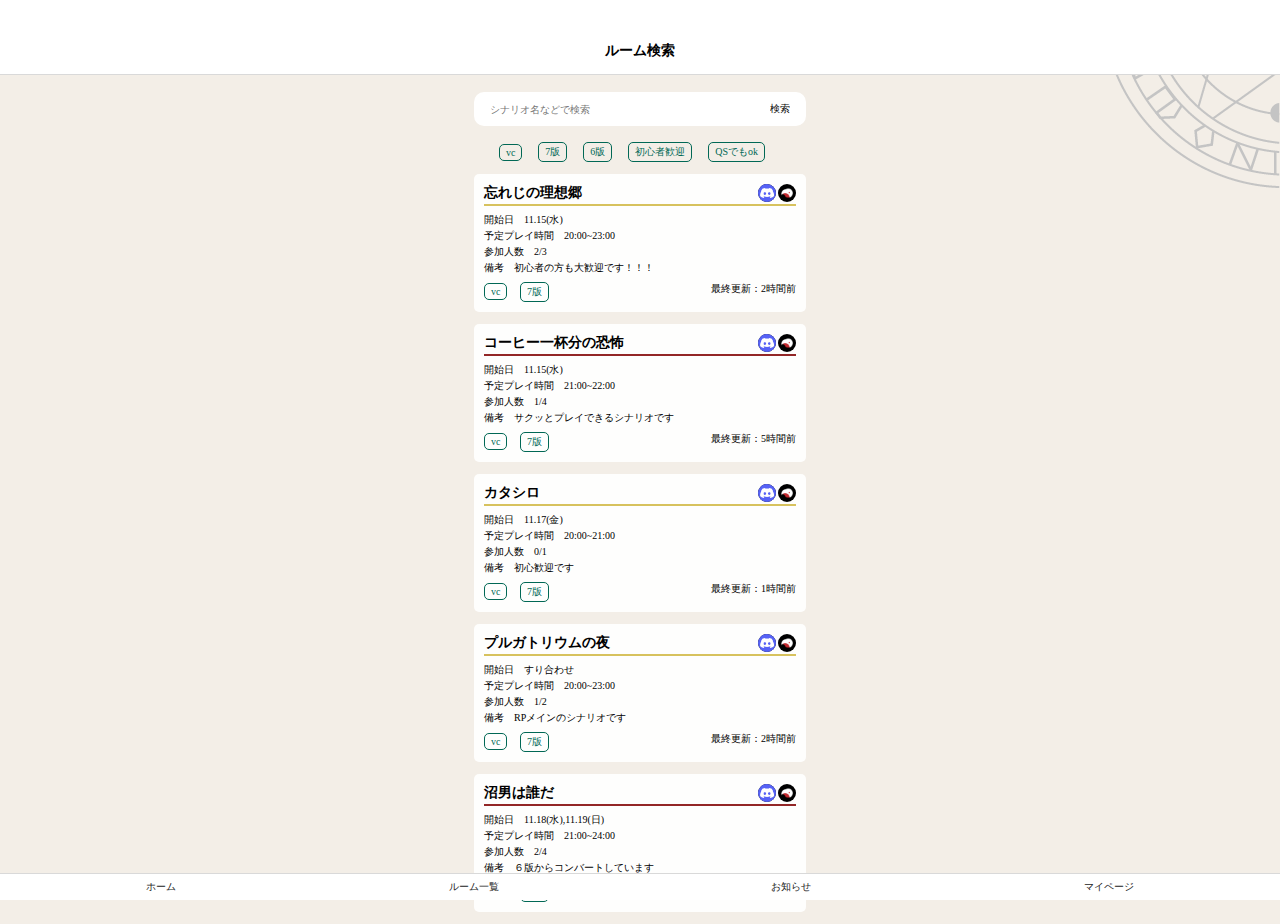
<file: index.html>
<!DOCTYPE html>
<html lang="ja" prefix="og: http://ogp.me/ns# fb: http://ogp.me/ns/fb# article: http://ogp.me/ns/article#">
<head>
    <meta charset="utf-8">
    <meta name="viewport" content="width=device-width,initial-scale=1.0,minimum-scale=1.0">
    <meta name="format-detection" content="telephone=no">
    <meta name="keywords" content="">
    <meta name="description" content="ここに説明文を設定">
    <title>トップページ</title>

    <!-- 公開の際必要なmeta情報 課題時はコメントでも可です -->
    <meta name="twitter:card" content="summary">
    <meta name="twitter:site" content="@twitteraccount">
    <meta property="og:site_name" content="サイト名">
    <meta property="og:title" content="サイトタイトル">
    <meta property="og:description" content="サイト説明文">
    <meta property="og:url" content="https://hoge.ecc.com/">
    <meta property="og:image" content="https://hoge.ecc.com/ogp.png">
    <meta property="og:type" content="website">
    <link rel="shortcut icon" href="http://www.hoge.hoge/favicon.ico" type="image/vnd.microsoft.icon">
    <link rel="apple-touch-icon" href="http://www.hoge.hoge/logo.png">

    <!-- ページのスタイルはheadの最後に記載 -->
    <link rel="stylesheet" href="css/ress.css">
    <link rel="stylesheet" href="https://cdnjs.cloudflare.com/ajax/libs/font-awesome/6.4.0/css/all.min.css" integrity="sha512-iecdLmaskl7CVkqkXNQ/ZH/XLlvWZOJyj7Yy7tcenmpD1ypASozpmT/E0iPtmFIB46ZmdtAc9eNBvH0H/ZpiBw==" crossorigin="anonymous" referrerpolicy="no-referrer" />     
    <link rel="stylesheet" href="css/index.css">
    <link rel="stylesheet" href="css/header.css">
    <link rel="stylesheet" href="css/footer.css">
</head>
<body>
    <header>
        <h1>ルーム検索</h1>
    </header>

    <main>
        <div id="search">
            <input id="searchWord" type="search" placeholder="シナリオ名などで検索">
            <input type="submit" name="submit" value="検索">
        </div>
        <div id="keyWords">
            <button><p>vc</p></button>
            <button><p>7版</p></button>
            <button><p>6版</p></button>
            <button><p>初心者歓迎</p></button>
            <button><p>QSでもok</p></button>
            <button><i class="fa-solid fa-sliders"></i></button>
        </div>

    <a href="room.html">
        <div class="room_wrap">
            <section class="room_header">
                <h2>忘れじの理想郷</h2>
                <div>
                    <img src="img/Discord.png" alt="">
                    <img src="img/ccfolia.png" alt="">
                </div>
            </section>
            <div class="underline_y"></div>
            <div class="room_content">
                <p>開始日　11.15(水)</p>
                <p>予定プレイ時間　20:00~23:00</p>
                <p>参加人数　2/3</p>
                <p>備考　初心者の方も大歓迎です！！！</p>
            </div>
            <div class="room_footer">
                <div class="footer_tag">
                    <button><p>vc</p></button>
                    <button><p>7版</p></button>
                </div>
                <p>最終更新：2時間前</p>
            </div>
        </div>
    </a>
    
        <div class="room_wrap">
            <section class="room_header">
                <h2>コーヒー一杯分の恐怖</h2>
                <div>
                    <img src="img/Discord.png" alt="">
                    <img src="img/ccfolia.png" alt="">
                </div>
            </section>
            <div class="underline_r"></div>
            <div class="room_content">
                <p>開始日　11.15(水)</p>
                <p>予定プレイ時間　21:00~22:00</p>
                <p>参加人数　1/4</p>
                <p>備考　サクッとプレイできるシナリオです</p>
            </div>
            <div class="room_footer">
                <div class="footer_tag">
                    <button><p>vc</p></button>
                    <button><p>7版</p></button>
                </div>
                <p>最終更新：5時間前</p>
            </div>
        </div>

        <div class="room_wrap">
            <section class="room_header">
                <h2>カタシロ</h2>
                <div>
                    <img src="img/Discord.png" alt="">
                    <img src="img/ccfolia.png" alt="">
                </div>
            </section>
            <div class="underline_y"></div>
            <div class="room_content">
                <p>開始日　11.17(金)</p>
                <p>予定プレイ時間　20:00~21:00</p>
                <p>参加人数　0/1</p>
                <p>備考　初心歓迎です</p>
            </div>
            <div class="room_footer">
                <div class="footer_tag">
                    <button><p>vc</p></button>
                    <button><p>7版</p></button>
                </div>
                <p>最終更新：1時間前</p>
            </div>
        </div>

        <div class="room_wrap">
            <section class="room_header">
                <h2>プルガトリウムの夜</h2>
                <div>
                    <img src="img/Discord.png" alt="">
                    <img src="img/ccfolia.png" alt="">
                </div>
            </section>
            <div class="underline_y"></div>
            <div class="room_content">
                <p>開始日　すり合わせ</p>
                <p>予定プレイ時間　20:00~23:00</p>
                <p>参加人数　1/2</p>
                <p>備考　RPメインのシナリオです</p>
            </div>
            <div class="room_footer">
                <div class="footer_tag">
                    <button><p>vc</p></button>
                    <button><p>7版</p></button>
                </div>
                <p>最終更新：2時間前</p>
            </div>
        </div>

        <div class="room_wrap">
            <section class="room_header">
                <h2>沼男は誰だ</h2>
                <div>
                    <img src="img/Discord.png" alt="">
                    <img src="img/ccfolia.png" alt="">
                </div>
            </section>
            <div class="underline_r"></div>
            <div class="room_content">
                <p>開始日　11.18(水),11.19(日)</p>
                <p>予定プレイ時間　21:00~24:00</p>
                <p>参加人数　2/4</p>
                <p>備考　６版からコンバートしています</p>
            </div>
            <div class="room_footer">
                <div class="footer_tag">
                    <button><p>vc</p></button>
                    <button><p>7版</p></button>
                </div>
                <p>最終更新：3時間前</p>
            </div>
        </div>

        <a href="make.html"><i class="fa-solid fa-circle-plus"></i></a>
    </main>
    
    <footer>
        <div id="footerWrap">
            <div class="icon">
                <a href="index.html">
                    <i class="fa-solid fa-house"></i>
                    <p>ホーム</p>
                </a>
            </div>
            <div class="icon">
                <a href="myroom.html">
                    <i class="fa-solid fa-list"></i>
                    <p>ルーム一覧</p>
                </a>
            </div>
            <div class="icon">
                <a href="#">
                    <i class="fa-solid fa-bell"></i>
                    <p>お知らせ</p>
                </a>
            </div>
            <div class="icon">
                <a href="mypage.html">
                    <i class="fa-solid fa-user"></i>
                    <p>マイページ</p>
                </a>
           </div>
        </div>       
    </footer>
</body>
</html>
</file>
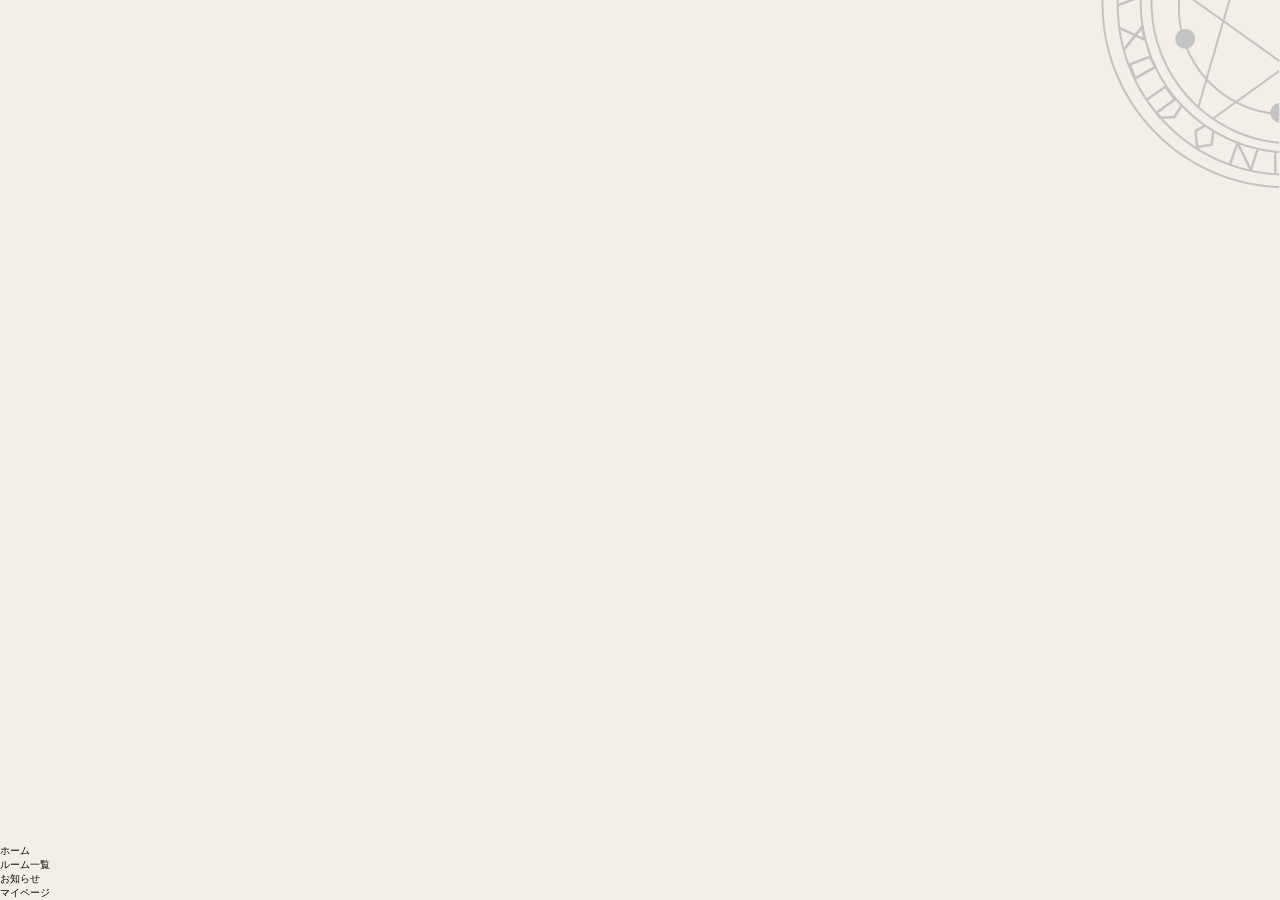
<file: footer.html>
<!DOCTYPE html>
<html lang="ja" prefix="og: http://ogp.me/ns# fb: http://ogp.me/ns/fb# article: http://ogp.me/ns/article#">
<head>
    <meta charset="utf-8">
    <meta name="viewport" content="width=device-width,initial-scale=1.0,minimum-scale=1.0">
    <meta name="format-detection" content="telephone=no">
    <meta name="keywords" content="">
    <meta name="description" content="ここに説明文を設定">
    <title>footer</title>

    <!-- 公開の際必要なmeta情報 課題時はコメントでも可です -->
    <meta name="twitter:card" content="summary">
    <meta name="twitter:site" content="@twitteraccount">
    <meta property="og:site_name" content="サイト名"
    >
    <meta property="og:title" content="サイトタイトル">
    <meta property="og:description" content="サイト説明文">
    <meta property="og:url" content="https://hoge.ecc.com/">
    <meta property="og:image" content="https://hoge.ecc.com/ogp.png">
    <meta property="og:type" content="website">
    <link rel="shortcut icon" href="http://www.hoge.hoge/favicon.ico" type="image/vnd.microsoft.icon">
    <link rel="apple-touch-icon" href="http://www.hoge.hoge/logo.png">

    <!-- ページのスタイルはheadの最後に記載 -->
    <link rel="stylesheet" href="css/ress.css">
    <link rel="stylesheet" href="https://cdnjs.cloudflare.com/ajax/libs/font-awesome/6.4.0/css/all.min.css" integrity="sha512-iecdLmaskl7CVkqkXNQ/ZH/XLlvWZOJyj7Yy7tcenmpD1ypASozpmT/E0iPtmFIB46ZmdtAc9eNBvH0H/ZpiBw==" crossorigin="anonymous" referrerpolicy="no-referrer" />     <link rel="stylesheet" href="css/index.css">
    <link rel="stylesheet" href="css/footer.css">
</head>
<body>

    <footer>

    <div id="footer">
        <div class="icon">
            <a href="index.html">
                <button>
                    <i class="fa-solid fa-house"></i>
                    <p>ホーム</p>
                </button>
            </a>
        </div>
        <div >
            <a href="myroom.html"></a>
                <button>
                    <i class="fa-solid fa-list"></i>
                    <p>ルーム一覧</p>
                </button>
        </div>
        <div>
            <a href="#">
                <button>
                    <i class="fa-solid fa-bell"></i>
                    <p>お知らせ</p>
                </button>
            </a>
        </div>
        <div >
            <button>
                <i class="fa-solid fa-user"></i>
                <p>マイページ</p>
            </button>
        </div>
    </div>
</footer>

</body>
</html>
</file>
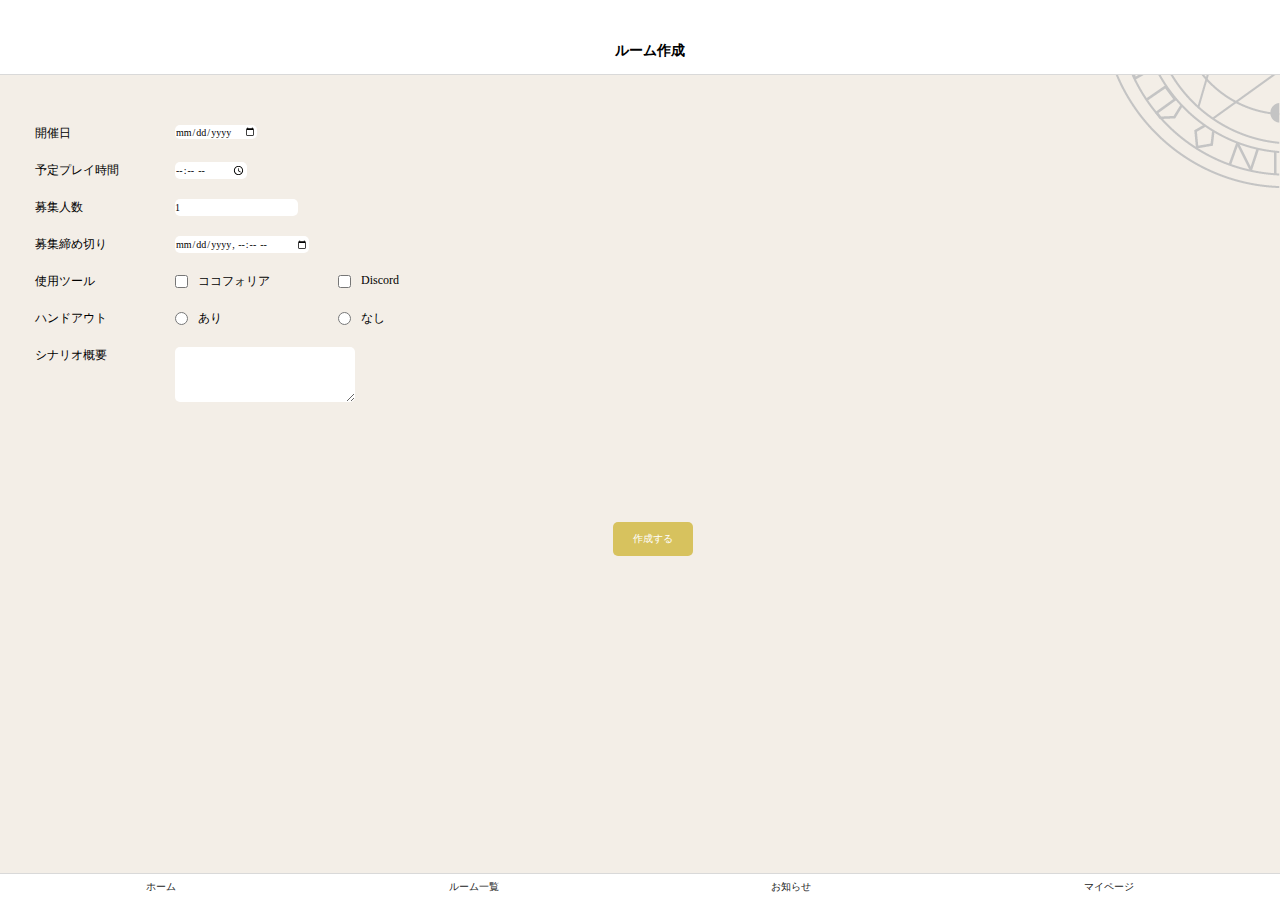
<file: make.html>
<!DOCTYPE html>
<html lang="ja" prefix="og: http://ogp.me/ns# fb: http://ogp.me/ns/fb# article: http://ogp.me/ns/article#">
<head>
    <meta charset="utf-8">
    <meta name="viewport" content="width=device-width,initial-scale=1.0,minimum-scale=1.0">
    <meta name="format-detection" content="telephone=no">
    <meta name="keywords" content="">
    <meta name="description" content="ここに説明文を設定">
    <title>ルーム作成</title>

    <!-- 公開の際必要なmeta情報 課題時はコメントでも可です -->
    <meta name="twitter:card" content="summary">
    <meta name="twitter:site" content="@twitteraccount">
    <meta property="og:site_name" content="サイト名">
    <meta property="og:title" content="サイトタイトル">
    <meta property="og:description" content="サイト説明文">
    <meta property="og:url" content="https://hoge.ecc.com/">
    <meta property="og:image" content="https://hoge.ecc.com/ogp.png">
    <meta property="og:type" content="website">
    <link rel="shortcut icon" href="http://www.hoge.hoge/favicon.ico" type="image/vnd.microsoft.icon">
    <link rel="apple-touch-icon" href="http://www.hoge.hoge/logo.png">

    <!-- ページのスタイルはheadの最後に記載 -->
    <link rel="stylesheet" href="css/ress.css">
    <link rel="stylesheet" href="https://cdnjs.cloudflare.com/ajax/libs/font-awesome/6.4.0/css/all.min.css" integrity="sha512-iecdLmaskl7CVkqkXNQ/ZH/XLlvWZOJyj7Yy7tcenmpD1ypASozpmT/E0iPtmFIB46ZmdtAc9eNBvH0H/ZpiBw==" crossorigin="anonymous" referrerpolicy="no-referrer" />     <link rel="stylesheet" href="css/index.css">
    <link rel="stylesheet" href="css/make.css">
    <link rel="stylesheet" href="css/header.css">
    <link rel="stylesheet" href="css/footer.css">

</head>
<body>
    <header>
        <a href="index.html"><i class="fa-solid fa-angle-left"></i></a>
        <h1>ルーム作成</h1>
    </header> 

    <main>
        <div class="content">
            <label for="name">シナリオ名</label>
            <div class="wrap">
                <input  type="text">
            </div>
        </div>
        <div class="content">
            <label for="date">開催日</label>
            <div class="wrap">
                <input class="a" type="date">
            </div>
        </div>
        <div class="content">
            <label for="time">予定プレイ時間</label>
            <input type="time">
        </div>
        <div class="content">
            <label for="number">募集人数</label>
            <input type="number" value="1"  min="1">
        </div>
        <div class="content">
            <label for="time">募集締め切り</label>
            <input type="datetime-local" name="" id="">
        </div>
        <div class="content">
            <label for="checkbox">使用ツール</label>
            <input id="select" type="checkbox" name="tool"><label for="">ココフォリア</label>
            <input id="select" type="checkbox" name="tool"><label for="">Discord</label>

        </div>
        <div class="content">
            <label id="select2" for="radio">ハンドアウト</label>
            <input id="select2" type="radio" name="ho"><label for="radio">あり</label>
            <input id="select2" type="radio" name="ho"><label for="radio">なし</label>
        </div>
        <div class="content">
            <label for="text">シナリオ概要</label>
            <textarea name="" id="" cols="30" rows="5"></textarea>
        </div>

        <div id="making">
            <a href="index.html">
                <input type="submit" name="making" value="作成する">
            </a>
        </div>

    </main>
    <footer>
        <div id="footerWrap">
            <div class="icon">
                <a href="index.html">
                    <i class="fa-solid fa-house"></i>
                    <p>ホーム</p>
                </a>
            </div>
            <div class="icon">
                <a href="index.html">
                    <i class="fa-solid fa-list"></i>
                    <p>ルーム一覧</p>
                </a>
            </div>
            <div class="icon">
                <a href="index.html">
                    <i class="fa-solid fa-bell"></i>
                    <p>お知らせ</p>
                </a>
            </div>
            <div class="icon">
                <a href="index.html">
                    <i class="fa-solid fa-user"></i>
                    <p>マイページ</p>
                </a>
           </div>
        </div>       
    </footer>

</body>
</html>
</file>
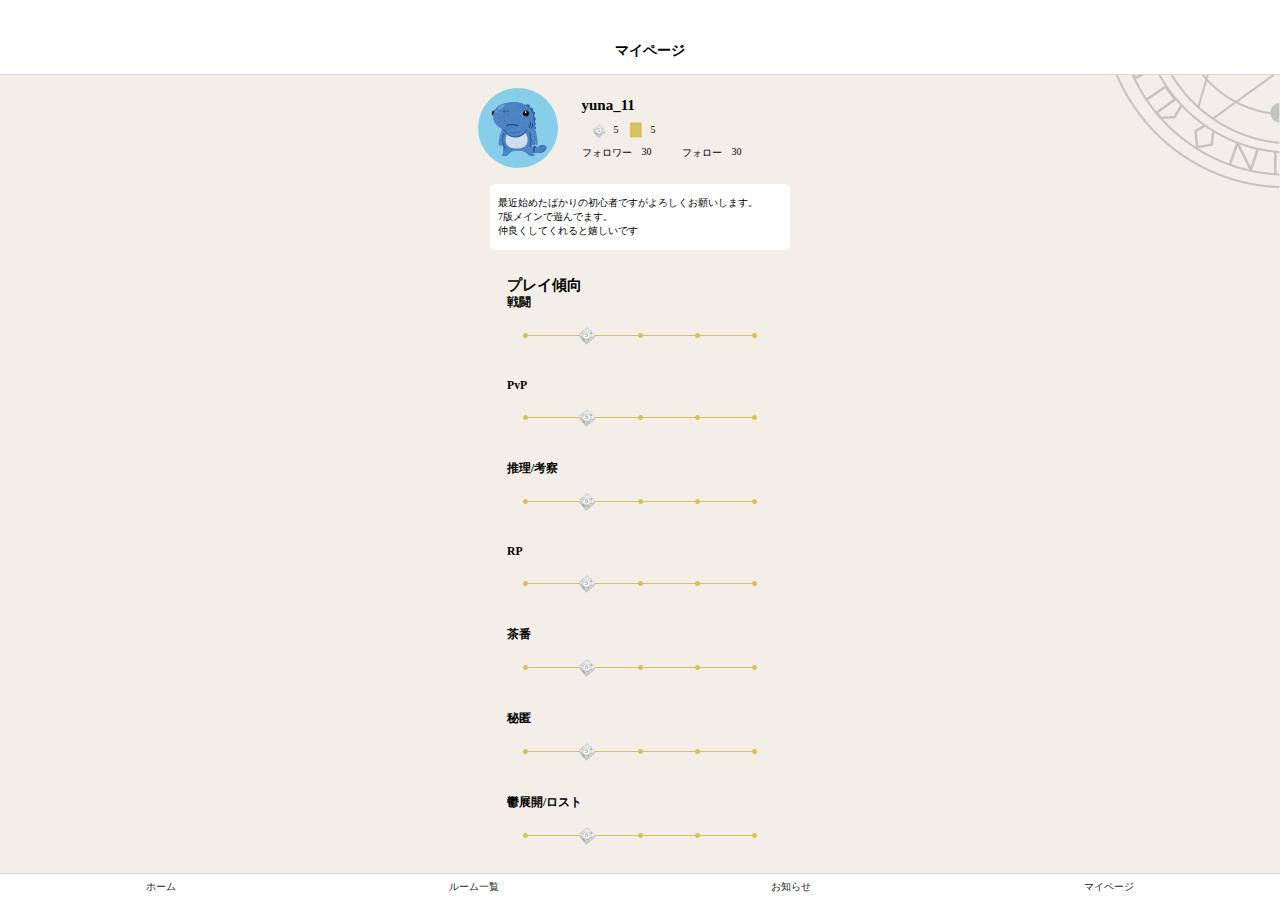
<file: mypage.html>
<!DOCTYPE html>
<html lang="ja" prefix="og: http://ogp.me/ns# fb: http://ogp.me/ns/fb# article: http://ogp.me/ns/article#">
<head>
    <meta charset="utf-8">
    <meta name="viewport" content="width=device-width,initial-scale=1.0,minimum-scale=1.0">
    <meta name="format-detection" content="telephone=no">
    <meta name="keywords" content="">
    <meta name="description" content="ここに説明文を設定">
    <title>マイページ</title>

    <!-- 公開の際必要なmeta情報 課題時はコメントでも可です -->
    <meta name="twitter:card" content="summary">
    <meta name="twitter:site" content="@twitteraccount">
    <meta property="og:site_name" content="サイト名">
    <meta property="og:title" content="サイトタイトル">
    <meta property="og:description" content="サイト説明文">
    <meta property="og:url" content="https://hoge.ecc.com/">
    <meta property="og:image" content="https://hoge.ecc.com/ogp.png">
    <meta property="og:type" content="website">
    <link rel="shortcut icon" href="http://www.hoge.hoge/favicon.ico" type="image/vnd.microsoft.icon">
    <link rel="apple-touch-icon" href="http://www.hoge.hoge/logo.png">

    <!-- ページのスタイルはheadの最後に記載 -->
    <link rel="stylesheet" href="css/ress.css">
    <link rel="stylesheet" href="https://cdnjs.cloudflare.com/ajax/libs/font-awesome/6.4.0/css/all.min.css" integrity="sha512-iecdLmaskl7CVkqkXNQ/ZH/XLlvWZOJyj7Yy7tcenmpD1ypASozpmT/E0iPtmFIB46ZmdtAc9eNBvH0H/ZpiBw==" crossorigin="anonymous" referrerpolicy="no-referrer" />     <link rel="stylesheet" href="css/index.css">
    <link rel="stylesheet" href="css/mypage.css">
    <link rel="stylesheet" href="css/header.css">
    <link rel="stylesheet" href="css/footer.css">
</head>
<body>

    <header>
        <i class="fa-solid fa-gear"></i>
        <h1>マイページ</h1>
    </header>

    <main>
        <div id="profileWrap">

            <div id="profile">
                <img src="img/icon4.png" alt="userIcon">
                <section id="user">
                    <h2>yuna_11</h2>
                    <div id="play">
                        <div class="playNumber">
                            <img src="img/dice.png" alt="">
                            <p>5</p>
                        </div>
                        <div class="playNumber">
                            <img src="img/home.png" alt="">
                            <p>5</p>
                        </div>
                    </div>
                    <div id="follow">
                        <div class="followContent">
                            <p>フォロワー</p>
                            <p>30</p>
                        </div>
                        <div class="followContent">
                            <p>フォロー</p>
                            <p>30</p>
                        </div>
                    </div>
                </section>
            </div>
        </div>
            <div id="profileComent">
                <p>最近始めたばかりの初心者ですがよろしくお願いします。<br>7版メインで遊んでます。<br>仲良くしてくれると嬉しいです</p>
            </div>

            <!-- <div class="myapage_tag">
                <button><p>vc</p></button>
                <button><p>7版</p></button>
            </div> -->

        <div class="status">
            <section>
                <h2>プレイ傾向</h2>
                    <section class="statusWrap">
                        <h3>戦闘</h3>
                        <div class="statusContent">
                            <i class="fa-regular fa-face-dizzy"></i> 
                            <img src="img/bar.png" alt="">
                            <i class="fa-regular fa-face-grin-squint"></i>
                            <!-- <img src="img/dice.png" alt=""> -->
                        </div>
                    </section>
                    
                    <section class="statusWrap">
                        <h3>PvP</h3>
                        <div class="statusContent">
                            <i class="fa-regular fa-face-dizzy"></i> 
                            <img src="img/bar.png" alt="">
                            <i class="fa-regular fa-face-grin-squint"></i>
                            <!-- <img src="img/dice.png" alt=""> -->
                        </div>
                    </section>

                    <section class="statusWrap">
                        <h3>推理/考察</h3>
                        <div class="statusContent">
                            <i class="fa-regular fa-face-dizzy"></i> 
                            <img src="img/bar.png" alt="">
                            <i class="fa-regular fa-face-grin-squint"></i>
                            <!-- <img src="img/dice.png" alt=""> -->
                        </div>
                    </section>

                    <section class="statusWrap">
                        <h3>RP</h3>
                        <div class="statusContent">
                            <i class="fa-regular fa-face-dizzy"></i> 
                            <img src="img/bar.png" alt="">
                            <i class="fa-regular fa-face-grin-squint"></i>
                            <!-- <img src="img/dice.png" alt=""> -->
                        </div>
                    </section>

                    <section class="statusWrap">
                        <h3>茶番</h3>
                        <div class="statusContent">
                            <i class="fa-regular fa-face-dizzy"></i> 
                            <img src="img/bar.png" alt="">
                            <i class="fa-regular fa-face-grin-squint"></i>
                            <!-- <img src="img/dice.png" alt=""> -->
                        </div>
                    </section>

                    <section class="statusWrap">
                        <h3>秘匿</h3>
                        <div class="statusContent">
                            <i class="fa-regular fa-face-dizzy"></i> 
                            <img src="img/bar.png" alt="">
                            <i class="fa-regular fa-face-grin-squint"></i>
                            <!-- <img src="img/dice.png" alt=""> -->
                        </div>
                    </section>

                    <section class="statusWrap">
                        <h3>鬱展開/ロスト</h3>
                        <div class="statusContent">
                            <i class="fa-regular fa-face-dizzy"></i> 
                            <img src="img/bar.png" alt="">
                            <i class="fa-regular fa-face-grin-squint"></i>
                            <!-- <img src="img/dice.png" alt=""> -->
                        </div>
                    </section>
                </section>

                <!-- <div class="statusWrap">
                    <h3>鬱展開/ロスト</h3>
                    <div class="statusContent range">
                        <i class="fa-regular fa-face-grin-squint"></i>
                        <input type="range" min="0" max="5">
                        <i class="fa-regular fa-face-dizzy"></i> 
                    </div>
                </div> -->
        </div>
        
    </main>

    <footer>
        <div id="footerWrap">
            <div class="icon">
                <a href="index.html">
                    <i class="fa-solid fa-house"></i>
                    <p>ホーム</p>
                </a>
            </div>
            <div class="icon">
                <a href="index.html">
                    <i class="fa-solid fa-list"></i>
                    <p>ルーム一覧</p>
                </a>
            </div>
            <div class="icon">
                <a href="index.html">
                    <i class="fa-solid fa-bell"></i>
                    <p>お知らせ</p>
                </a>
            </div>
            <div class="icon">
                <a href="index.html">
                    <i class="fa-solid fa-user"></i>
                    <p>マイページ</p>
                </a>
           </div>
        </div>       
    </footer>

</body>
</html>
</file>
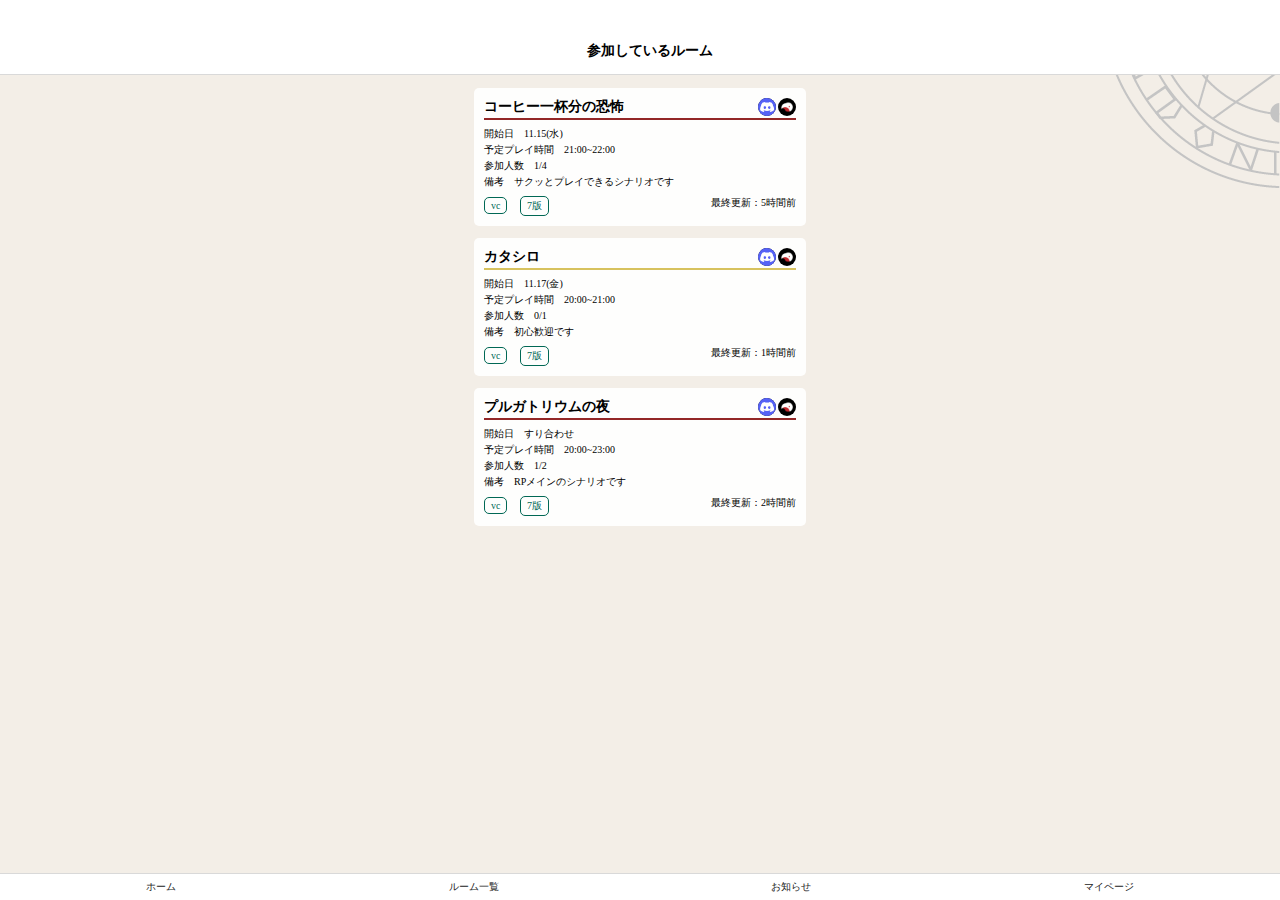
<file: myroom.html>
<!DOCTYPE html>
<html lang="ja" prefix="og: http://ogp.me/ns# fb: http://ogp.me/ns/fb# article: http://ogp.me/ns/article#">
<head>
    <meta charset="utf-8">
    <meta name="viewport" content="width=device-width,initial-scale=1.0,minimum-scale=1.0">
    <meta name="format-detection" content="telephone=no">
    <meta name="keywords" content="">
    <meta name="description" content="ここに説明文を設定">
    <title>Myroom</title>

    <!-- 公開の際必要なmeta情報 課題時はコメントでも可です -->
    <meta name="twitter:card" content="summary">
    <meta name="twitter:site" content="@twitteraccount">
    <meta property="og:site_name" content="サイト名">
    <meta property="og:title" content="サイトタイトル">
    <meta property="og:description" content="サイト説明文">
    <meta property="og:url" content="https://hoge.ecc.com/">
    <meta property="og:image" content="https://hoge.ecc.com/ogp.png">
    <meta property="og:type" content="website">
    <link rel="shortcut icon" href="http://www.hoge.hoge/favicon.ico" type="image/vnd.microsoft.icon">
    <link rel="apple-touch-icon" href="http://www.hoge.hoge/logo.png">

    <!-- ページのスタイルはheadの最後に記載 -->
    <link rel="stylesheet" href="css/ress.css">
    <link rel="stylesheet" href="https://cdnjs.cloudflare.com/ajax/libs/font-awesome/6.4.0/css/all.min.css" integrity="sha512-iecdLmaskl7CVkqkXNQ/ZH/XLlvWZOJyj7Yy7tcenmpD1ypASozpmT/E0iPtmFIB46ZmdtAc9eNBvH0H/ZpiBw==" crossorigin="anonymous" referrerpolicy="no-referrer" />
    <link rel="stylesheet" href="css/header.css">
    <link rel="stylesheet" href="css/myroom.css">
    <link rel="stylesheet" href="css/index.css">
    <link rel="stylesheet" href="css/footer.css">

</head>
<body>
    <header>
        <a href="index.html"><i class="fa-solid fa-angle-left"></i></a>
        <h1>参加しているルーム</h1>
    </header> 
    
    
    <main>
        <div class="room_wrap">
            <div class="room_header">
                <h2>コーヒー一杯分の恐怖</h2>
                <div>
                    <img src="img/Discord.png" alt="">
                    <img src="img/ccfolia.png" alt="">
                </div>
            </div>
            <div class="underline_r"></div>
            <div class="room_content">
                <p>開始日　11.15(水)</p>
                <p>予定プレイ時間　21:00~22:00</p>
                <p>参加人数　1/4</p>
                <p>備考　サクッとプレイできるシナリオです</p>
            </div>
            <div class="room_footer">
                <div class="footer_tag">
                    <button><p>vc</p></button>
                    <button><p>7版</p></button>
                </div>
                <p>最終更新：5時間前</p>
            </div>
        </div>

        <div class="room_wrap">
            <div class="room_header">
                <h2>カタシロ</h2>
                <div>
                    <img src="img/Discord.png" alt="">
                    <img src="img/ccfolia.png" alt="">
                </div>
            </div>
            <div class="underline_y"></div>
            <div class="room_content">
                <p>開始日　11.17(金)</p>
                <p>予定プレイ時間　20:00~21:00</p>
                <p>参加人数　0/1</p>
                <p>備考　初心歓迎です</p>
            </div>
            <div class="room_footer">
                <div class="footer_tag">
                    <button><p>vc</p></button>
                    <button><p>7版</p></button>
                </div>
                <p>最終更新：1時間前</p>
            </div>
        </div>

        <div class="room_wrap">
            <div class="room_header">
                <h2>プルガトリウムの夜</h2>
                <div>
                    <img src="img/Discord.png" alt="">
                    <img src="img/ccfolia.png" alt="">
                </div>
            </div>
            <div class="underline_r"></div>
            <div class="room_content">
                <p>開始日　すり合わせ</p>
                <p>予定プレイ時間　20:00~23:00</p>
                <p>参加人数　1/2</p>
                <p>備考　RPメインのシナリオです</p>
            </div>
            <div class="room_footer">
                <div class="footer_tag">
                    <button><p>vc</p></button>
                    <button><p>7版</p></button>
                </div>
                <p>最終更新：2時間前</p>
            </div>
        </div>
    </main>
    <footer>
        <div id="footerWrap">
            <div class="icon">
                <a href="index.html">
                    <i class="fa-solid fa-house"></i>
                    <p>ホーム</p>
                </a>
            </div>
            <div class="icon">
                <a href="index.html">
                    <i class="fa-solid fa-list"></i>
                    <p>ルーム一覧</p>
                </a>
            </div>
            <div class="icon">
                <a href="index.html">
                    <i class="fa-solid fa-bell"></i>
                    <p>お知らせ</p>
                </a>
            </div>
            <div class="icon">
                <a href="index.html">
                    <i class="fa-solid fa-user"></i>
                    <p>マイページ</p>
                </a>
           </div>
        </div>       
    </footer>

</body>
</html>
</file>
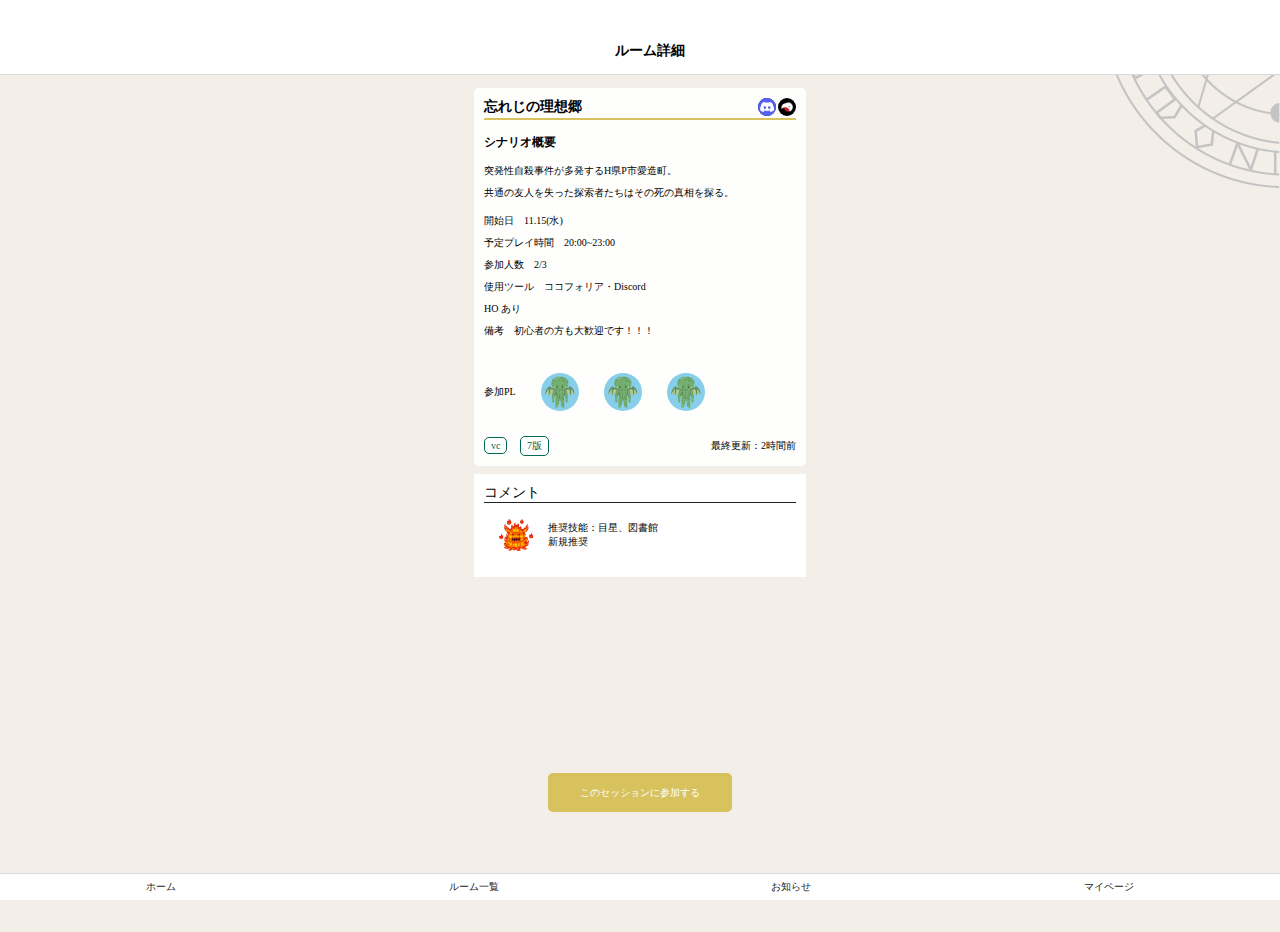
<file: room.html>
<!DOCTYPE html>
<html lang="ja" prefix="og: http://ogp.me/ns# fb: http://ogp.me/ns/fb# article: http://ogp.me/ns/article#">
<head>
    <meta charset="utf-8">
    <meta name="viewport" content="width=device-width,initial-scale=1.0,minimum-scale=1.0">
    <meta name="format-detection" content="telephone=no">
    <meta name="keywords" content="">
    <meta name="description" content="ここに説明文を設定">
    <title>ルーム詳細</title>

    <!-- 公開の際必要なmeta情報 課題時はコメントでも可です -->
    <meta name="twitter:card" content="summary">
    <meta name="twitter:site" content="@twitteraccount">
    <meta property="og:site_name" content="サイト名">
    <meta property="og:title" content="サイトタイトル">
    <meta property="og:description" content="サイト説明文">
    <meta property="og:url" content="https://hoge.ecc.com/">
    <meta property="og:image" content="https://hoge.ecc.com/ogp.png">
    <meta property="og:type" content="website">
    <link rel="shortcut icon" href="http://www.hoge.hoge/favicon.ico" type="image/vnd.microsoft.icon">
    <link rel="apple-touch-icon" href="http://www.hoge.hoge/logo.png">

    <!-- ページのスタイルはheadの最後に記載 -->
    <link rel="stylesheet" href="css/ress.css">
    <link rel="stylesheet" href="https://cdnjs.cloudflare.com/ajax/libs/font-awesome/6.4.0/css/all.min.css" integrity="sha512-iecdLmaskl7CVkqkXNQ/ZH/XLlvWZOJyj7Yy7tcenmpD1ypASozpmT/E0iPtmFIB46ZmdtAc9eNBvH0H/ZpiBw==" crossorigin="anonymous" referrerpolicy="no-referrer" />     <link rel="stylesheet" href="css/index.css">
    <link rel="stylesheet" href="css/room.css">
    <link rel="stylesheet" href="css/header.css">
    <link rel="stylesheet" href="css/footer.css">

</head>
<body>
    <header>
        <a href="index.html"><i class="fa-solid fa-angle-left"></i></a>
        <h1>ルーム詳細</h1>
    </header>

    <main>
        <div class="room_wrap">
            <section class="room_header">
                <h2>忘れじの理想郷</h2>
                <div>
                    <img src="img/Discord.png" alt="">
                    <img src="img/ccfolia.png" alt="">
                </div>
            </section>
            <div class="underline_y"></div>
            <section class="room_content">
                <div class="room_details">
                    <h3>シナリオ概要</h3>
                    <p>突発性自殺事件が多発するH県P市愛造町。<br>共通の友人を失った探索者たちはその死の真相を探る。</p>
                </div>
                <p>開始日　11.15(水)</p>
                <p>予定プレイ時間　20:00~23:00</p>
                <p>参加人数　2/3</p>
                <p>使用ツール　ココフォリア・Discord</p>
                <p>HO あり</p>
                <p>備考　初心者の方も大歓迎です！！！</p>
            </section>
            <div class="room_footer">
                <div class="user_icon">
                    <p>参加PL</p>
                    <img src="img/icon.png" alt="">
                    <img src="img/icon.png" alt="">
                    <img src="img/icon.png" alt="">
                </div>
                <div class="footer">
                    <div class="footer_tag">
                        <button><p>vc</p></button>
                        <button><p>7版</p></button>
                    </div>
                    <p>最終更新：2時間前</p>
                </div>
            </div>
        </div>


        <div class="question">
            <section class="accordion-item">

                <section class="accordion-header">
                    <h2>コメント</h2>
                    <button><i class="fa-solid fa-angle-down"></i></button>
                </section>

                <div class="accordion-content">
                    <img src="img/icon2.png" alt="">
                    <p>推奨技能：目星、図書館<br>新規推奨</p>
                </div>
            </section>
        </div>

        <div id="joinBtn">
            <a href="room2.html">このセッションに参加する</a>
        </div>
    
    </main>

    <footer>
        <div id="footerWrap">
            <div class="icon">
                <a href="index.html">
                    <i class="fa-solid fa-house"></i>
                    <p>ホーム</p>
                </a>
            </div>
            <div class="icon">
                <a href="index.html">
                    <i class="fa-solid fa-list"></i>
                    <p>ルーム一覧</p>
                </a>
            </div>
            <div class="icon">
                <a href="index.html">
                    <i class="fa-solid fa-bell"></i>
                    <p>お知らせ</p>
                </a>
            </div>
            <div class="icon">
                <a href="index.html">
                    <i class="fa-solid fa-user"></i>
                    <p>マイページ</p>
                </a>
           </div>
        </div>       
    </footer>

    <script src="js/accordion.js"></script>

</body>
</html>
</file>
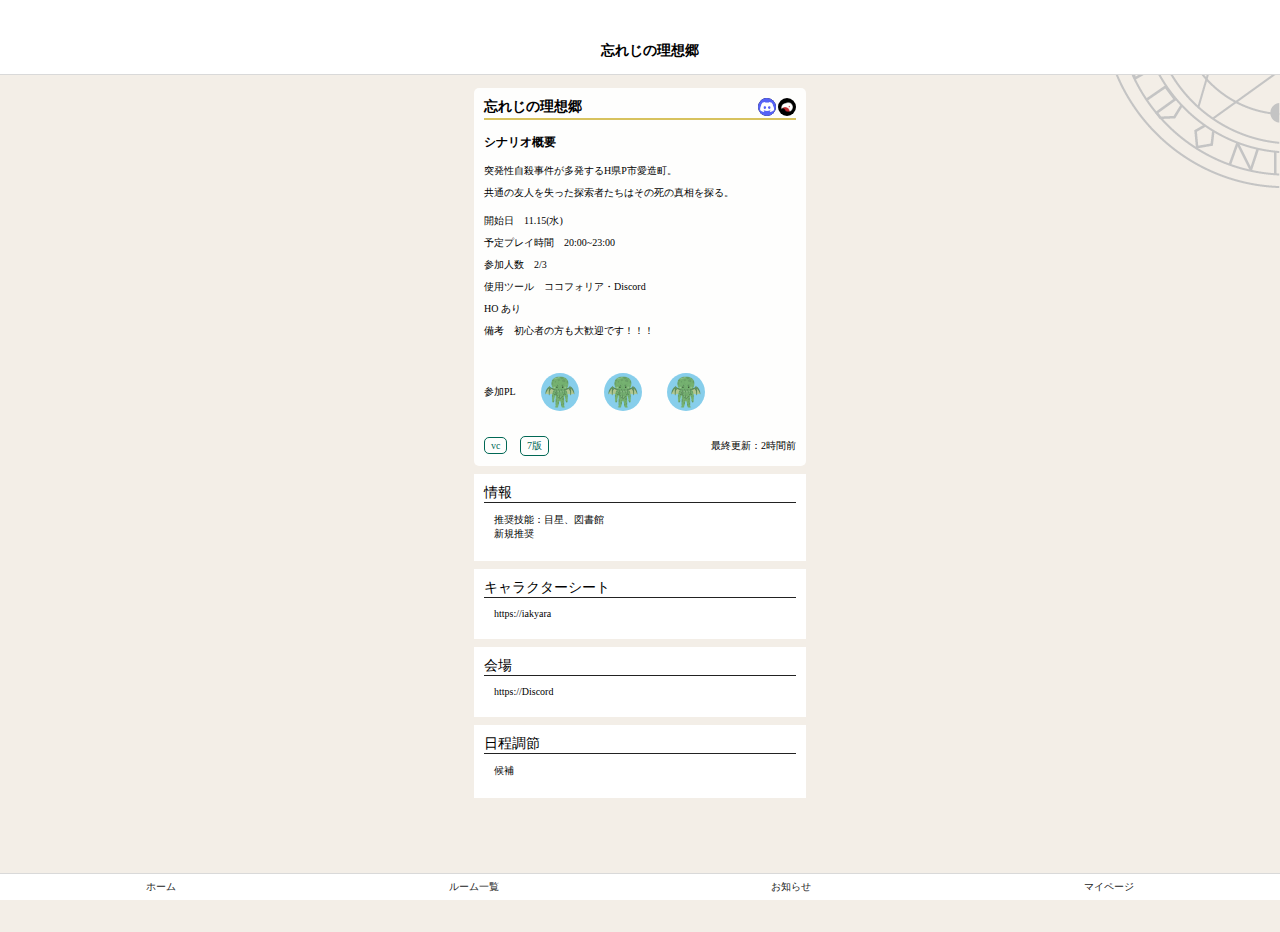
<file: room2.html>
<!DOCTYPE html>
<html lang="ja" prefix="og: http://ogp.me/ns# fb: http://ogp.me/ns/fb# article: http://ogp.me/ns/article#">
<head>
    <meta charset="utf-8">
    <meta name="viewport" content="width=device-width,initial-scale=1.0,minimum-scale=1.0">
    <meta name="format-detection" content="telephone=no">
    <meta name="keywords" content="">
    <meta name="description" content="ここに説明文を設定">
    <title>ルーム締め切り後</title>

    <!-- 公開の際必要なmeta情報 課題時はコメントでも可です -->
    <meta name="twitter:card" content="summary">
    <meta name="twitter:site" content="@twitteraccount">
    <meta property="og:site_name" content="サイト名">
    <meta property="og:title" content="サイトタイトル">
    <meta property="og:description" content="サイト説明文">
    <meta property="og:url" content="https://hoge.ecc.com/">
    <meta property="og:image" content="https://hoge.ecc.com/ogp.png">
    <meta property="og:type" content="website">
    <link rel="shortcut icon" href="http://www.hoge.hoge/favicon.ico" type="image/vnd.microsoft.icon">
    <link rel="apple-touch-icon" href="http://www.hoge.hoge/logo.png">

    <!-- ページのスタイルはheadの最後に記載 -->
    <link rel="stylesheet" href="css/ress.css">
    <link rel="stylesheet" href="https://cdnjs.cloudflare.com/ajax/libs/font-awesome/6.4.0/css/all.min.css" integrity="sha512-iecdLmaskl7CVkqkXNQ/ZH/XLlvWZOJyj7Yy7tcenmpD1ypASozpmT/E0iPtmFIB46ZmdtAc9eNBvH0H/ZpiBw==" crossorigin="anonymous" referrerpolicy="no-referrer" />     <link rel="stylesheet" href="css/index.css">
    <link rel="stylesheet" href="css/room.css">
    <link rel="stylesheet" href="css/header.css">
    <link rel="stylesheet" href="css/footer.css">

</head>
<body>
    <header>
        <a href="index.html"><i class="fa-solid fa-angle-left"></i></a>
        <h1>忘れじの理想郷</h1>
    </header>

    <main>
        <div class="room_wrap">
            <section class="room_header">
                <h2>忘れじの理想郷</h2>
                <div>
                    <img src="img/Discord.png" alt="">
                    <img src="img/ccfolia.png" alt="">
                </div>
            </section>
            <div class="underline_y"></div>
            <section class="room_content">
                <div class="room_details">
                    <h3>シナリオ概要</h3>
                    <p>突発性自殺事件が多発するH県P市愛造町。<br>共通の友人を失った探索者たちはその死の真相を探る。</p>
                </div>
                <p>開始日　11.15(水)</p>
                <p>予定プレイ時間　20:00~23:00</p>
                <p>参加人数　2/3</p>
                <p>使用ツール　ココフォリア・Discord</p>
                <p>HO あり</p>
                <p>備考　初心者の方も大歓迎です！！！</p>
            </section>
            <div class="room_footer">
                <div class="user_icon">
                    <p>参加PL</p>
                    <img src="img/icon.png" alt="">
                    <img src="img/icon.png" alt="">
                    <img src="img/icon.png" alt="">
                </div>
                <div class="footer">
                    <div class="footer_tag">
                        <button><p>vc</p></button>
                        <button><p>7版</p></button>
                    </div>
                    <p>最終更新：2時間前</p>
                </div>
            </div>
        </div>

        <div class="question">
            <div class="accordion-item">
                <section class="accordion-header">
                    <h2>情報</h2>
                    <button><i class="fa-solid fa-angle-down"></i></button>
                </section>
                <div class="accordion-content">
                    <p>推奨技能：目星、図書館<br>新規推奨</p>
                </div>
            </div>
        </div>

        <div class="question">
            <div class="accordion-item">
                <section class="accordion-header">
                    <h2>キャラクターシート</h2>
                    <button><i class="fa-solid fa-angle-down"></i></button>
                </section>
                <div class="accordion-content">
                    <p>https://iakyara</p>
                </div>
            </div>
        </div>

        <div class="question">
            <div class="accordion-item">
                <section class="accordion-header">
                    <h2>会場</h2>
                    <button><i class="fa-solid fa-angle-down"></i></button>
                </section>
                <div class="accordion-content">
                    <p>https://Discord</p>
                </div>
            </div>
        </div>

        <div class="question">
            <div class="accordion-item">

                <section class="accordion-header">
                    <h2>日程調節</h2>
                    <button><i class="fa-solid fa-angle-down"></i></button>
                </section>

                <div class="accordion-content">
                    <p>候補</p>
                </div>
            </div>
        </div>

    <div>
        <a href="chat.html">
            <i class="fa-solid fa-comment-dots"></i>
        </a>
    </div>
    
    </main>

    <footer>
        <div id="footerWrap">
            <div class="icon">
                <a href="index.html">
                    <i class="fa-solid fa-house"></i>
                    <p>ホーム</p>
                </a>
            </div>
            <div class="icon">
                <a href="index.html">
                    <i class="fa-solid fa-list"></i>
                    <p>ルーム一覧</p>
                </a>
            </div>
            <div class="icon">
                <a href="index.html">
                    <i class="fa-solid fa-bell"></i>
                    <p>お知らせ</p>
                </a>
            </div>
            <div class="icon">
                <a href="index.html">
                    <i class="fa-solid fa-user"></i>
                    <p>マイページ</p>
                </a>
           </div>
        </div>       
    </footer>

    <script src="js/accordion.js"></script>

</body>
</html>
</file>
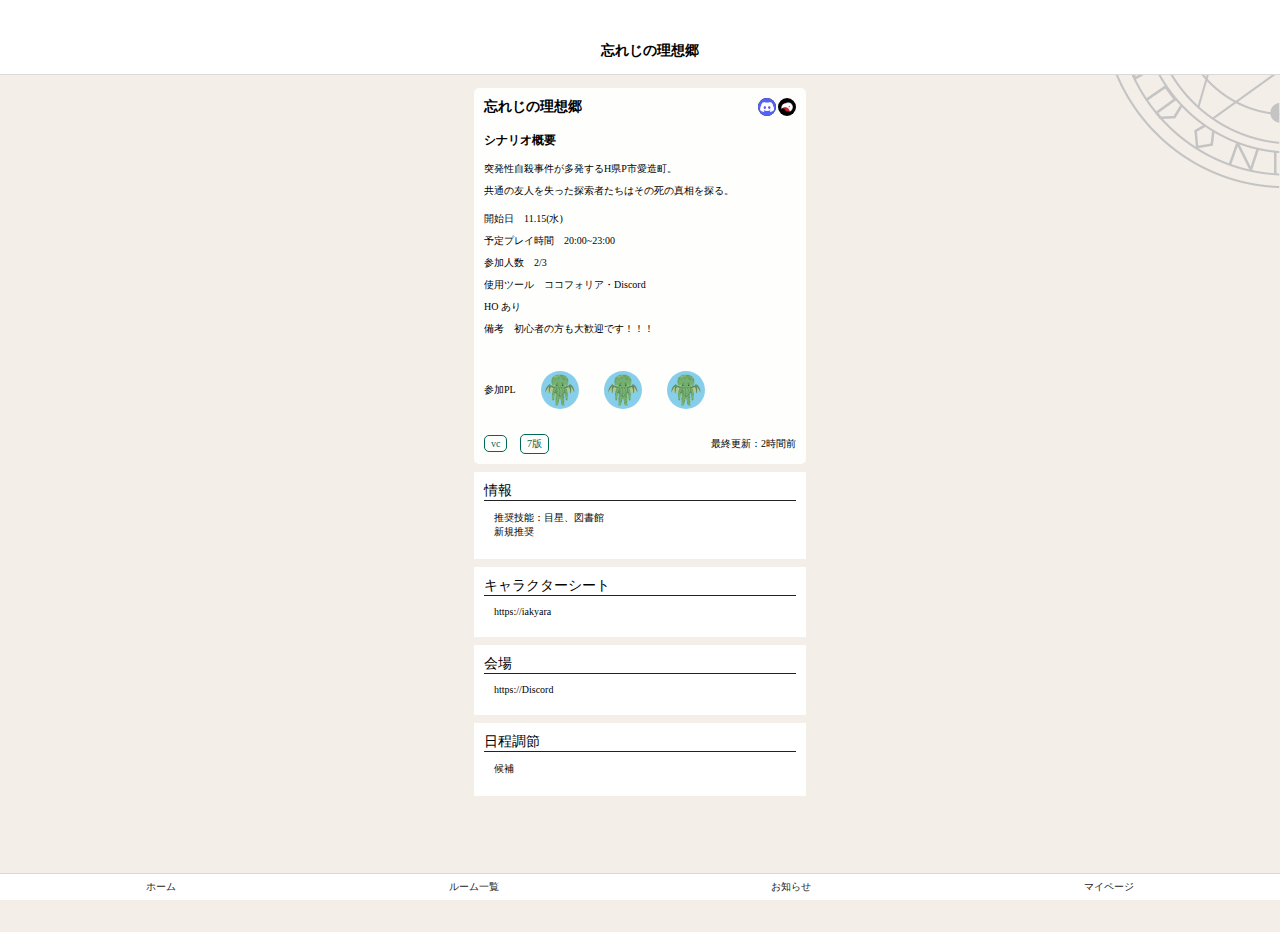
<file: room_gm.html>
<!DOCTYPE html>
<html lang="ja" prefix="og: http://ogp.me/ns# fb: http://ogp.me/ns/fb# article: http://ogp.me/ns/article#">
<head>
    <meta charset="utf-8">
    <meta name="viewport" content="width=device-width,initial-scale=1.0,minimum-scale=1.0">
    <meta name="format-detection" content="telephone=no">
    <meta name="keywords" content="">
    <meta name="description" content="ここに説明文を設定">
    <title>ルーム締め切り後_gm</title>

    <!-- 公開の際必要なmeta情報 課題時はコメントでも可です -->
    <meta name="twitter:card" content="summary">
    <meta name="twitter:site" content="@twitteraccount">
    <meta property="og:site_name" content="サイト名">
    <meta property="og:title" content="サイトタイトル">
    <meta property="og:description" content="サイト説明文">
    <meta property="og:url" content="https://hoge.ecc.com/">
    <meta property="og:image" content="https://hoge.ecc.com/ogp.png">
    <meta property="og:type" content="website">
    <link rel="shortcut icon" href="http://www.hoge.hoge/favicon.ico" type="image/vnd.microsoft.icon">
    <link rel="apple-touch-icon" href="http://www.hoge.hoge/logo.png">

    <!-- ページのスタイルはheadの最後に記載 -->
    <link rel="stylesheet" href="css/ress.css">
    <link rel="stylesheet" href="https://cdnjs.cloudflare.com/ajax/libs/font-awesome/6.4.0/css/all.min.css" integrity="sha512-iecdLmaskl7CVkqkXNQ/ZH/XLlvWZOJyj7Yy7tcenmpD1ypASozpmT/E0iPtmFIB46ZmdtAc9eNBvH0H/ZpiBw==" crossorigin="anonymous" referrerpolicy="no-referrer" />     <link rel="stylesheet" href="css/index.css">
    <link rel="stylesheet" href="css/room.css">
    <link rel="stylesheet" href="css/header.css">
    <link rel="stylesheet" href="css/footer.css">

</head>
<body>
    <header>
        <a href="index.html"><i class="fa-solid fa-angle-left"></i></a>
        <h1>忘れじの理想郷</h1>
    </header>

    <main>
        <div class="room_wrap">
            <div class="room_header">
                <h2>忘れじの理想郷</h2>
                <div>
                    <img src="img/Discord.png" alt="">
                    <img src="img/ccfolia.png" alt="">
                </div>
            </div>
            <div class="tag"></div>
            <div class="room_content">
                <div class="room_details">
                    <h3>シナリオ概要</h3>
                    <p>突発性自殺事件が多発するH県P市愛造町。<br>共通の友人を失った探索者たちはその死の真相を探る。</p>
                </div>
                <p>開始日　11.15(水)</p>
                <p>予定プレイ時間　20:00~23:00</p>
                <p>参加人数　2/3</p>
                <p>使用ツール　ココフォリア・Discord</p>
                <p>HO あり</p>
                <p>備考　初心者の方も大歓迎です！！！</p>
            </div>
            <div class="room_footer">
                <div class="user_icon">
                    <p>参加PL</p>
                    <img src="img/icon.png" alt="">
                    <img src="img/icon.png" alt="">
                    <img src="img/icon.png" alt="">
                </div>
                <div class="footer">
                    <div class="footer_tag">
                        <button><p>vc</p></button>
                        <button><p>7版</p></button>
                    </div>
                    <p>最終更新：2時間前</p>
                </div>
            </div>
        </div>

        <div class="question">
            <div class="accordion-item">
                <div class="accordion-header">
                    <h2>情報</h2>
                    <button><i class="fa-solid fa-angle-down"></i></button>
                </div>
                <div class="accordion-content">
                    <p>推奨技能：目星、図書館<br>新規推奨</p>
                </div>
            </div>
        </div>

        <div class="question">
            <div class="accordion-item">
                <div class="accordion-header">
                    <h2>キャラクターシート</h2>
                    <button><i class="fa-solid fa-angle-down"></i></button>
                </div>
                <div class="accordion-content">
                    <p>https://iakyara</p>
                </div>
            </div>
        </div>

        <div class="question">
            <div class="accordion-item">
                <div class="accordion-header">
                    <h2>会場</h2>
                    <button><i class="fa-solid fa-angle-down"></i></button>
                </div>
                <div class="accordion-content">
                    <p>https://Discord</p>
                </div>
            </div>
        </div>

        <div class="question">
            <div class="accordion-item">

                <div class="accordion-header">
                    <h2>日程調節</h2>
                    <button><i class="fa-solid fa-angle-down"></i></button>
                </div>

                <div class="accordion-content">
                    <p>候補</p>
                </div>
            </div>
        </div>
    <div>
        <a href="">
            <i class="fa-solid fa-comment-dots"></i>
        </a>
    </div>
    
    </main>

    <footer>
        <div id="footerWrap">
            <div class="icon">
                <a href="index.html">
                    <i class="fa-solid fa-house"></i>
                    <p>ホーム</p>
                </a>
            </div>
            <div class="icon">
                <a href="index.html">
                    <i class="fa-solid fa-list"></i>
                    <p>ルーム一覧</p>
                </a>
            </div>
            <div class="icon">
                <a href="index.html">
                    <i class="fa-solid fa-bell"></i>
                    <p>お知らせ</p>
                </a>
            </div>
            <div class="icon">
                <a href="index.html">
                    <i class="fa-solid fa-user"></i>
                    <p>マイページ</p>
                </a>
           </div>
        </div>       
    </footer>

</body>
</html>
</file>
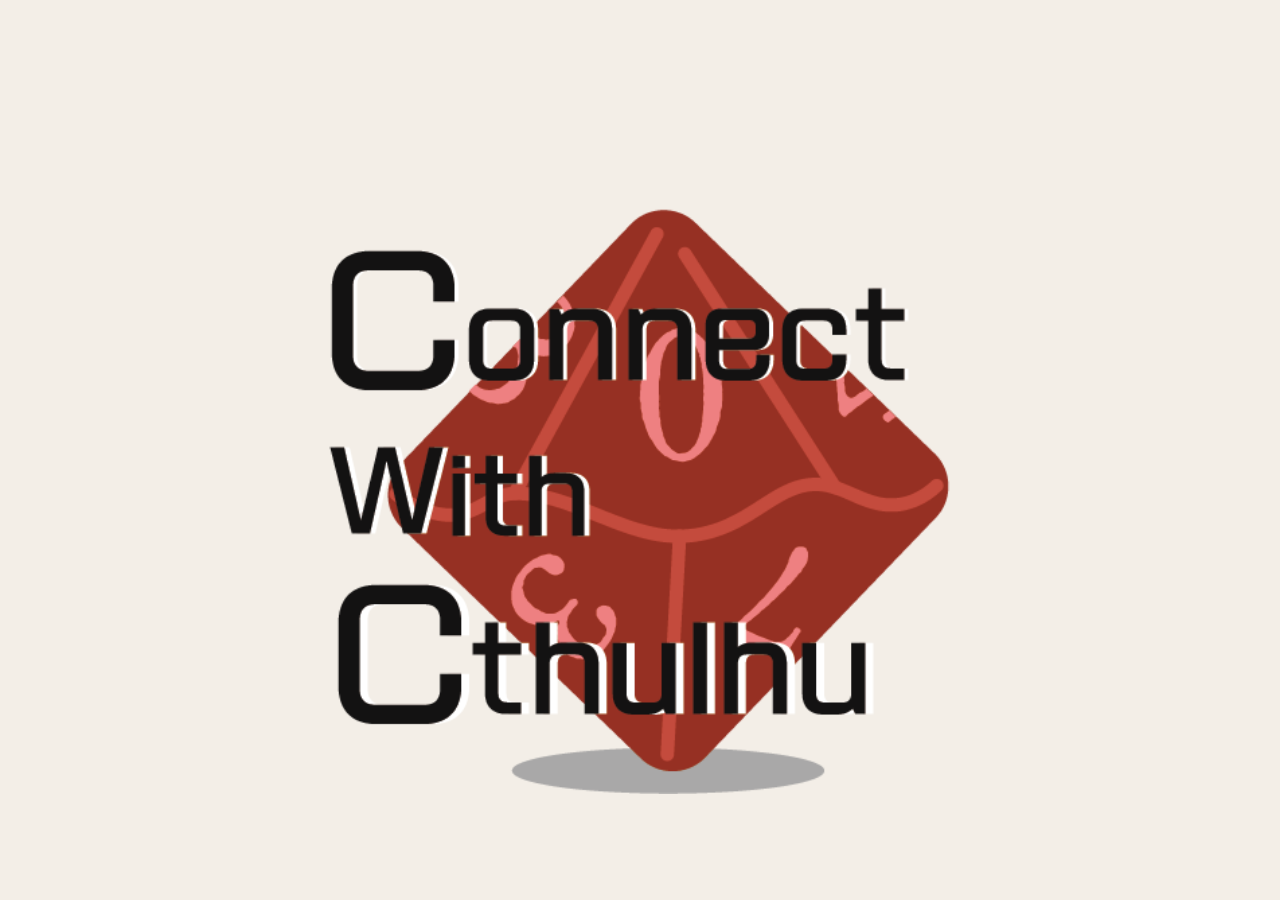
<file: top.html>
<!DOCTYPE html>
<html lang="en">
<head>
    <meta charset="UTF-8">
    <meta name="viewport" content="width=device-width, initial-scale=1.0">
    <title>Document</title>

    <link rel="stylesheet" href="css/ress.css">
    <link rel="stylesheet" href="css/top.css">
</head>
<body>
    <div id="logo">
        <img src="img/logo.png" alt="">
    </div>
</body>
</html>
</file>
<file: css/ress.css>
/* resset.dev • v5.0.2 */

/* # =================================================================
   # Global selectors
   # ================================================================= */

   html {
    box-sizing: border-box;
    -webkit-text-size-adjust: 100%; /* Prevent adjustments of font size after orientation changes in iOS */
    word-break: normal;
    -moz-tab-size: 4;
    tab-size: 4;
  }
  
  *,
  ::before,
  ::after {
    background-repeat: no-repeat; /* Set `background-repeat: no-repeat` to all elements and pseudo elements */
    box-sizing: inherit;
  }
  
  ::before,
  ::after {
    text-decoration: inherit; /* Inherit text-decoration and vertical align to ::before and ::after pseudo elements */
    vertical-align: inherit;
  }
  
  * {
    padding: 0; /* Reset `padding` and `margin` of all elements */
    margin: 0;
  }
  
  /* # =================================================================
     # General elements
     # ================================================================= */
  
  hr {
    overflow: visible; /* Show the overflow in Edge and IE */
    height: 0; /* Add the correct box sizing in Firefox */
    color: inherit; /* Correct border color in Firefox. */
  }
  
  details,
  main {
    display: block; /* Render the `main` element consistently in IE. */
  }
  
  summary {
    display: list-item; /* Add the correct display in all browsers */
  }
  
  small {
    font-size: 80%; /* Set font-size to 80% in `small` elements */
  }
  
  [hidden] {
    display: none; /* Add the correct display in IE */
  }
  
  abbr[title] {
    border-bottom: none; /* Remove the bottom border in Chrome 57 */
    /* Add the correct text decoration in Chrome, Edge, IE, Opera, and Safari */
    text-decoration: underline;
    text-decoration: underline dotted;
  }
  
  a {
    background-color: transparent; /* Remove the gray background on active links in IE 10 */
  }
  
  a:active,
  a:hover {
    outline-width: 0; /* Remove the outline when hovering in all browsers */
  }
  
  code,
  kbd,
  pre,
  samp {
    font-family: monospace, monospace; /* Specify the font family of code elements */
  }
  
  pre {
    font-size: 1em; /* Correct the odd `em` font sizing in all browsers */
  }
  
  b,
  strong {
    font-weight: bolder; /* Add the correct font weight in Chrome, Edge, and Safari */
  }
  
  /* https://gist.github.com/unruthless/413930 */
  sub,
  sup {
    font-size: 75%;
    line-height: 0;
    position: relative;
    vertical-align: baseline;
  }
  
  sub {
    bottom: -0.25em;
  }
  
  sup {
    top: -0.5em;
  }
  
  table {
    border-color: inherit; /* Correct border color in all Chrome, Edge, and Safari. */
    text-indent: 0; /* Remove text indentation in Chrome, Edge, and Safari */
  }
  
  iframe {
    border-style: none;
  }
  
  /* # =================================================================
     # Forms
     # ================================================================= */
  
  input {
    border-radius: 0;
  }
  
  [type='number']::-webkit-inner-spin-button,
  [type='number']::-webkit-outer-spin-button {
    height: auto; /* Correct the cursor style of increment and decrement buttons in Chrome */
  }
  
  [type='search'] {
    -webkit-appearance: textfield; /* Correct the odd appearance in Chrome and Safari */
    outline-offset: -2px; /* Correct the outline style in Safari */
  }
  
  [type='search']::-webkit-search-decoration {
    -webkit-appearance: none; /* Remove the inner padding in Chrome and Safari on macOS */
  }
  
  textarea {
    overflow: auto; /* Internet Explorer 11+ */
    resize: vertical; /* Specify textarea resizability */
  }
  
  button,
  input,
  optgroup,
  select,
  textarea {
    font: inherit; /* Specify font inheritance of form elements */
  }
  
  optgroup {
    font-weight: bold; /* Restore the font weight unset by the previous rule */
  }
  
  button {
    overflow: visible; /* Address `overflow` set to `hidden` in IE 8/9/10/11 */
  }
  
  button,
  select {
    text-transform: none; /* Firefox 40+, Internet Explorer 11- */
  }
  
  /* Apply cursor pointer to button elements */
  button,
  [type='button'],
  [type='reset'],
  [type='submit'],
  [role='button'] {
    cursor: pointer;
  }
  
  /* Remove inner padding and border in Firefox 4+ */
  button::-moz-focus-inner,
  [type='button']::-moz-focus-inner,
  [type='reset']::-moz-focus-inner,
  [type='submit']::-moz-focus-inner {
    border-style: none;
    padding: 0;
  }
  
  /* Replace focus style removed in the border reset above */
  button:-moz-focusring,
  [type='button']::-moz-focus-inner,
  [type='reset']::-moz-focus-inner,
  [type='submit']::-moz-focus-inner {
    outline: 1px dotted ButtonText;
  }
  
  button,
  html [type='button'], /* Prevent a WebKit bug where (2) destroys native `audio` and `video`controls in Android 4 */
  [type='reset'],
  [type='submit'] {
    -webkit-appearance: button; /* Correct the inability to style clickable types in iOS */
  }
  
  /* Remove the default button styling in all browsers */
  button,
  input,
  select,
  textarea {
    background-color: transparent;
    border-style: none;
  }
  
  a:focus,
  button:focus,
  input:focus,
  select:focus,
  textarea:focus {
    outline-width: 0;
  }
  
  /* Style select like a standard input */
  select {
    -moz-appearance: none; /* Firefox 36+ */
    -webkit-appearance: none; /* Chrome 41+ */
  }
  
  select::-ms-expand {
    display: none; /* Internet Explorer 11+ */
  }
  
  select::-ms-value {
    color: currentColor; /* Internet Explorer 11+ */
  }
  
  legend {
    border: 0; /* Correct `color` not being inherited in IE 8/9/10/11 */
    color: inherit; /* Correct the color inheritance from `fieldset` elements in IE */
    display: table; /* Correct the text wrapping in Edge and IE */
    max-width: 100%; /* Correct the text wrapping in Edge and IE */
    white-space: normal; /* Correct the text wrapping in Edge and IE */
    max-width: 100%; /* Correct the text wrapping in Edge 18- and IE */
  }
  
  ::-webkit-file-upload-button {
    /* Correct the inability to style clickable types in iOS and Safari */
    -webkit-appearance: button;
    color: inherit;
    font: inherit; /* Change font properties to `inherit` in Chrome and Safari */
  }
  
  /* Replace pointer cursor in disabled elements */
  [disabled] {
    cursor: default;
  }
  
  /* # =================================================================
     # Specify media element style
     # ================================================================= */
  
  img {
    border-style: none; /* Remove border when inside `a` element in IE 8/9/10 */
  }
  
  /* Add the correct vertical alignment in Chrome, Firefox, and Opera */
  progress {
    vertical-align: baseline;
  }
  
  /* # =================================================================
     # Accessibility
     # ================================================================= */
  
  /* Specify the progress cursor of updating elements */
  [aria-busy='true'] {
    cursor: progress;
  }
  
  /* Specify the pointer cursor of trigger elements */
  [aria-controls] {
    cursor: pointer;
  }
  
  /* Specify the unstyled cursor of disabled, not-editable, or otherwise inoperable elements */
  [aria-disabled='true'] {
    cursor: default;
  }
</file>
<file: css/index.css>
html{
    font-size: 62.5%;
    }

body{
    background-color: #F3EEE7;
    background-image: url(../img/magic.png);
    background-position: right top;
}
#search{
    width: 332px;
    display: flex;
    padding: 10px 16px;
    margin: 92px auto 16px;
    justify-content: space-between;
    border-radius: 10px;
    background-color: #fff;
}
#searchWord{
    width: 270px;
}
#keyWords{
    margin-bottom: 6px;
    display: flex;
    gap: 1.6rem;
    justify-content: center;
}
#keyWords p{
    padding: 0.2rem 0.6rem;
    border-radius: 5px;
    border: 1px solid #016855;
    color: #016855;
}
.fa-sliders{
    font-size: 2rem;
    color: #d9d9d9;
}
a{
    text-decoration: none;
}
.room_wrap{
    width: 33.2rem;
    margin: 12px auto;
    padding: 10px;
    border-radius: 5px;
    background-color: rgba(255, 255, 255, 0.90);
    color: #000;
}
.underline_y{
    border: 1px solid #D7C25E;
}
.underline_r{
    border: 1px solid #932727;
}
.room_header{
    display: flex;
    justify-content: space-between;
}
.room_header h2{
    font-size: 14px;
    font-family: "Hiragino Mincho Pro";
}
.room_header img{
    height: 1.8rem;
    border-radius: 100px;
    background-color: #000;
}
.room_content{
    padding: 6px 0;
    line-height: 1.6rem;
    font-family: "Hiragino Kaku Gothic Std";
}
.room_footer{
    display: flex;
    justify-content: space-between;
}
.footer_tag p{
    margin-right: 10px;
    padding: 0.2rem 0.6rem;
    border-radius: 5px;
    border: 1px solid #016855;
    color: #016855;
}
.fa-circle-plus{
    position: fixed;
    bottom: 70px;
    right: 15px;
    font-size: 40px;
    color: #D7C25E;
}
.fa-house{
    color: #D7C25E;
}
</file>
<file: css/header.css>
header{
    position: fixed;
    width: 100vw;
    top: 0;
    background-color: #fff;
    display: flex;
    border-bottom: 1px solid #d9d9d9;
}
header h1{
    text-align: center;
    width: 100vw;
    padding: 42px 0 14px; 
    font-size: 14px;
    font-family: "Hiragino Mincho Pro";
}
header i{
    padding: 42px 10px 14px; 
    font-size: 2rem;
    color: #222;
}
header i:visited{
    color: #222;
}
</file>
<file: css/footer.css>
html{
    font-size: 62.5%;
}
footer{
    position: fixed;
    bottom: 0vh;
    width: 100vw;
}
#footerWrap{
    display: flex;
    padding: 6px 10px;
    justify-content: space-around;
    align-items: center;
    text-align: center;
    background-color: #fff;
    border-top: 1px solid #d9d9d9;
}
.icon a{
    color: #222;
}
footer i{
    font-size: 3rem;
}
footer i:hover{
    color: #D7C25E;
    transform: scale(115%);
}
</file>
<file: css/make.css>
html{
    font-size: 62.5%;
}
main{
  margin-left: 25px;
}
.content {
    display: flex;
    padding-bottom: 20px;
  }
.content:first-child{
  margin-bottom: 88px;
}
label {
  float: left;
  width: 150px;
  padding:0 10px;
  font-size: 1.2rem;
}  
input,textarea{
  background-color: #fff;
  border-radius: 5px;
}
/* #select{
  float: left;
  width: 20px;
} */
#making{
  padding-top: 100px;
  display: flex;
  align-items: center;
  justify-content: center;
}
#making input{
  padding: 10px 20px;
  background-color: #D7C25E;
  color: #fff;
}
.fa-house{
  color: #222;
}
</file>
<file: css/mypage.css>
html{
    font-size: 62.5%;
    }
#profileWrap{
    width: 325px;
    margin: 88px auto 0;
}
#profile{
    display: flex;
    margin-top: 18px;
}
#profile:first-child{
    width: 80px;
    height: 80px;
    border-radius: 400px;
    background-color: skyblue;
}
#user{
    display: flex;
    justify-content: center;
    flex-direction: column;
    padding-left: 24px;
}
.playNumber img{
    height: 32px;
}
#play{
    display: flex;
}
.playNumber{
    display: flex;
    align-items: center;
}
#follow{
    width: 200px;
    display: flex;
    align-items: center;
    gap: 30px;
}
.followContent{
    display: flex;
    gap: 10px;
}
#profileComent{
    width: 300px;
    margin: 16px auto 0;
    background-color: #fff;
    border-radius: 5px;
}
#profileComent p{
    padding: 12px 0 12px 8px;
}

.status {
    display: flex;
    flex-direction: column;
    align-items: center;
    padding-top: 26px;
}
.statusWrap{
    padding-bottom: 24px;
}
.statusWrap h3{
    padding-bottom: 4px;
}
.statusContent {
    display: flex;
    align-items: center;
    gap: 16px;
    font-size: 16px;
    font-weight: normal;
}

input[type="range"] {
    -webkit-appearance: none; /* 🚩これ無しだとスタイルがほぼ全く反映されないので注意 */
    appearance: none;
    cursor: pointer; /* カーソルを分かりやすく */
    outline: none; /* スライダーのアウトラインは見た目がキツイので消す */
    height: 14px; /* バーの高さ */
    width: 100%; /* バーの幅 */
    background: #8acdff; /* バーの背景色 */
    border-radius: 10px; /* バーの両端の丸み */
    border: solid 3px #dff1ff; /* バー周囲の線 */
  }
  /* WebKit向けのつまみ */
  input[type="range"]::-webkit-slider-thumb {
    -webkit-appearance: none; /*  🚩デフォルトのつまみのスタイルを解除 */
    background: #53aeff; /* 背景色 */
    width: 24px; /* 幅 */
    height: 24px; /* 高さ */
    border-radius: 50%; /* 円形に */
    box-shadow: 0px 3px 6px 0px rgba(0, 0, 0, 0.15); /* 影 */
  }
  /* Moz向けのつまみ */
  input[type="range"]::-moz-range-thumb {
    background: #53aeff; /* 背景色 */
    width: 24px; /* 幅 */
    height: 24px; /* 高さ */
    border-radius: 50%; /* 円形に */
    box-shadow: 0px 3px 6px 0px rgba(0, 0, 0, 0.15); /* 影 */
    border: none; /* デフォルトの線を消す */
  }
  /* Firefoxで点線が周りに表示されてしまう問題の解消 */
  input[type="range"]::-moz-focus-outer {
    border: 0;
  }
  /* つまみをドラッグしているときのスタイル */
  input[type="range"]:active::-webkit-slider-thumb {
    box-shadow: 0px 5px 10px -2px rgba(0, 0, 0, 0.3);
  }

.fa-user{
    color: #D7C25E;
}
.fa-house{
    color: #222;
}
</file>
<file: css/myroom.css>
.room_wrap:first-child{
    margin-top: 88px;
}
.fa-list{
    color: #D7C25E;
}
.fa-house{
    color: #222;
}
</file>
<file: css/room.css>
html{
    font-size: 62.5%;
}
body{
    height: 84.4rem;
    background-color: #F3EEE7;
    /* background-image: url(../img/magic.png); */
}
.room_wrap{
    margin: 88px auto 0;
}
.room_content{
    line-height: 22px;
}
.room_details{
    padding-bottom: 6px;
    font-family: "Hiragino Mincho Pro";
}
.room_details h3{
    padding: 6px 0;
}
.room_footer{
    flex-direction: column;
}
.user_icon{
    display: flex;
    align-items: center;
    padding: 25px 0;
}
.user_icon p{
    padding-right: 25px;
}
.user_icon img{
    height: 38px;
    margin-right: 25px;
    border-radius: 100px;
    background-color: skyblue;
}
.footer{
    align-items: center;
    justify-content: space-between;
    display: flex;
}
.accordion-item{
    border-radius: 5px;
}
.question{
    width: 33.2rem;
    margin: 8px auto;
    cursor: pointer;

    padding: 1rem;
    background-color: #fff;
}
.accordion-header h2{
    font-weight: normal;
    font-size: 1.4rem;
}
.accordion-header i{
    font-size: 20px;

}
.accordion-header{
    display: flex;
    justify-content: space-between;
}
.accordion-content {
    display: none;
    display: flex;
    align-items: center;
    gap: 1rem;
    border-top: solid 1px #222;
    padding: 10px;
  }
.accordion-content img{
    width: 15%;
}


#joinBtn{
    position: absolute;
    bottom: 100px;
    left: 50%;
    transform: translateX(-50%);
}
#joinBtn a{
    padding: 14px 32px;
    border-radius: 5px;
    color: #fff;
    font-family: "Hiragino Kaku Gothic Std";
    background-color: #D7C25E;
}
.fa-comment-dots{
    display: flex;
    padding-left: 16px;
    transform: scaleX(-1);
    font-size: 4rem;
    color: #D7C25E;
}
.fa-house{
    color: #222;
}
</file>
<file: css/top.css>
html{
    font-size: 62.5%;
    }
body{
    background-color: #F3EEE7;
}
#logo{
    display: flex;
    justify-content: center;
    align-items: center;
    height: 100vh;
}
#logo img{
    width: 50%;
}
</file>
